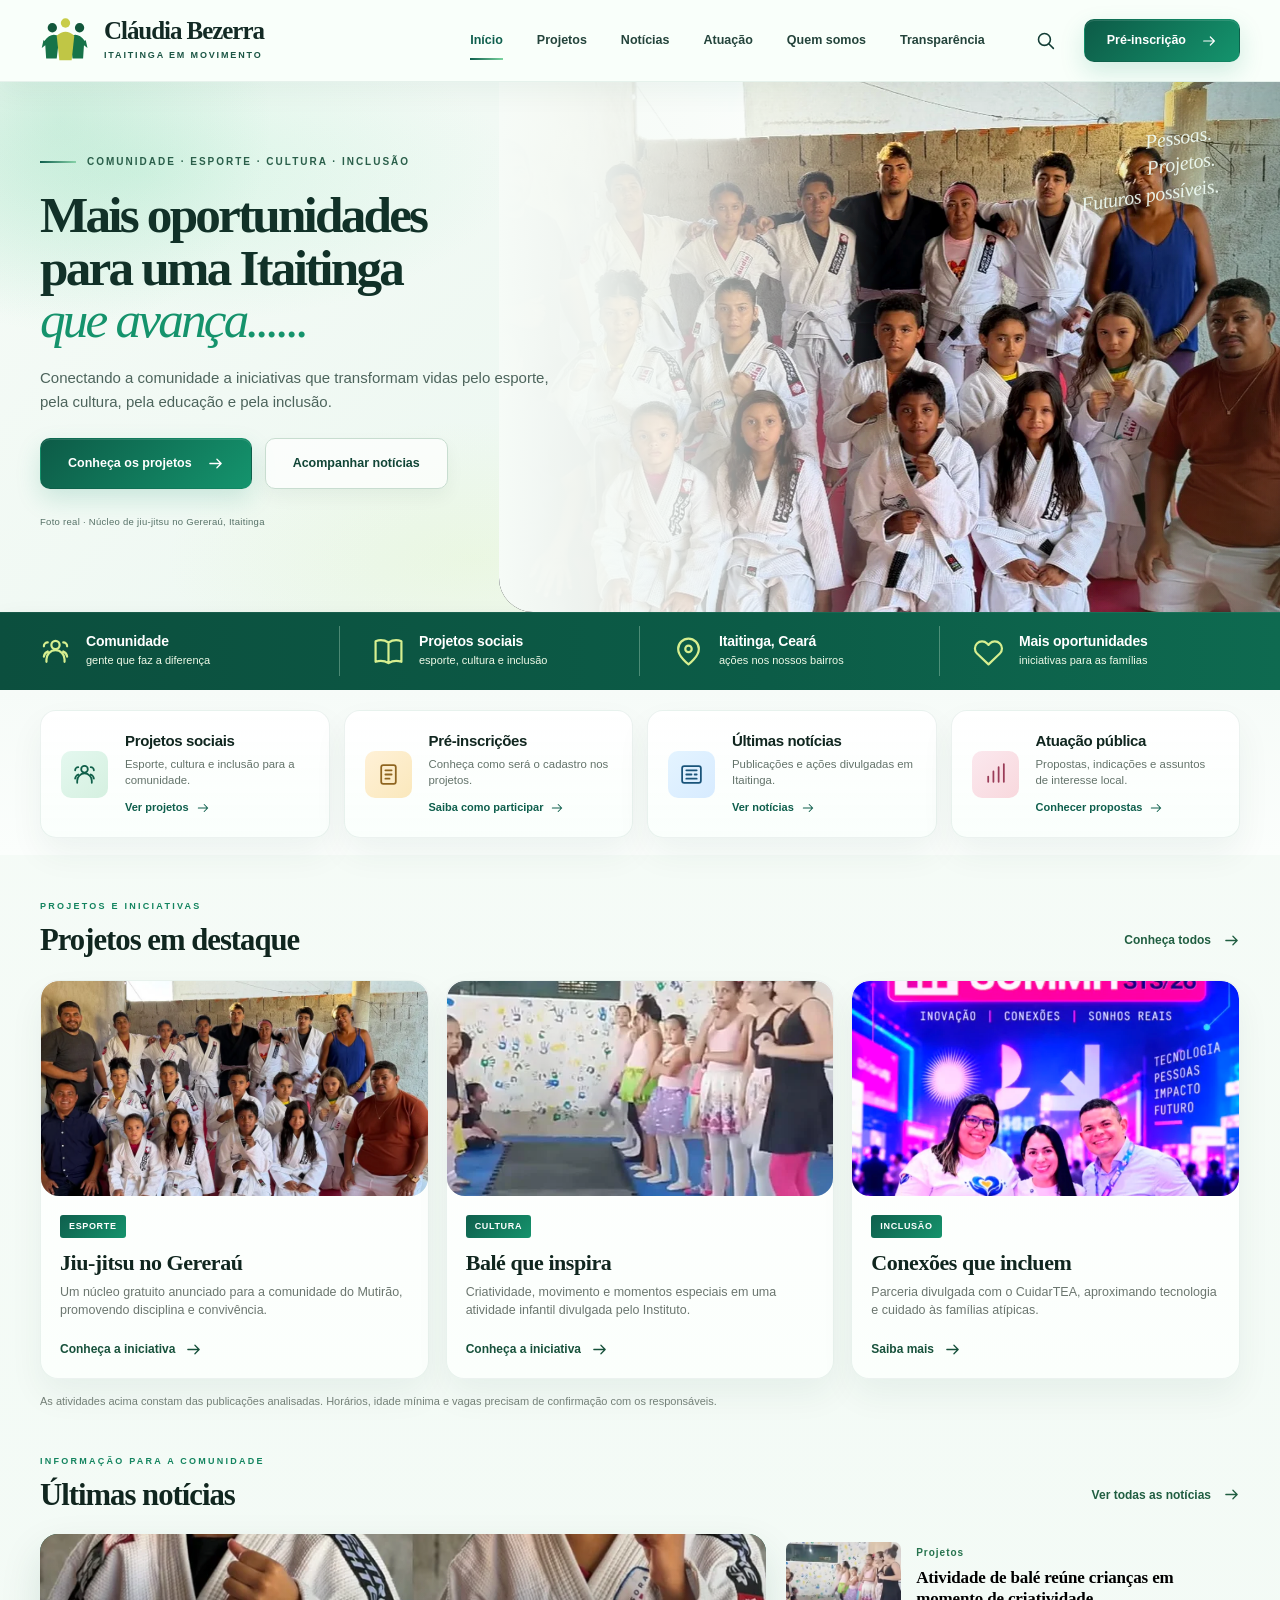
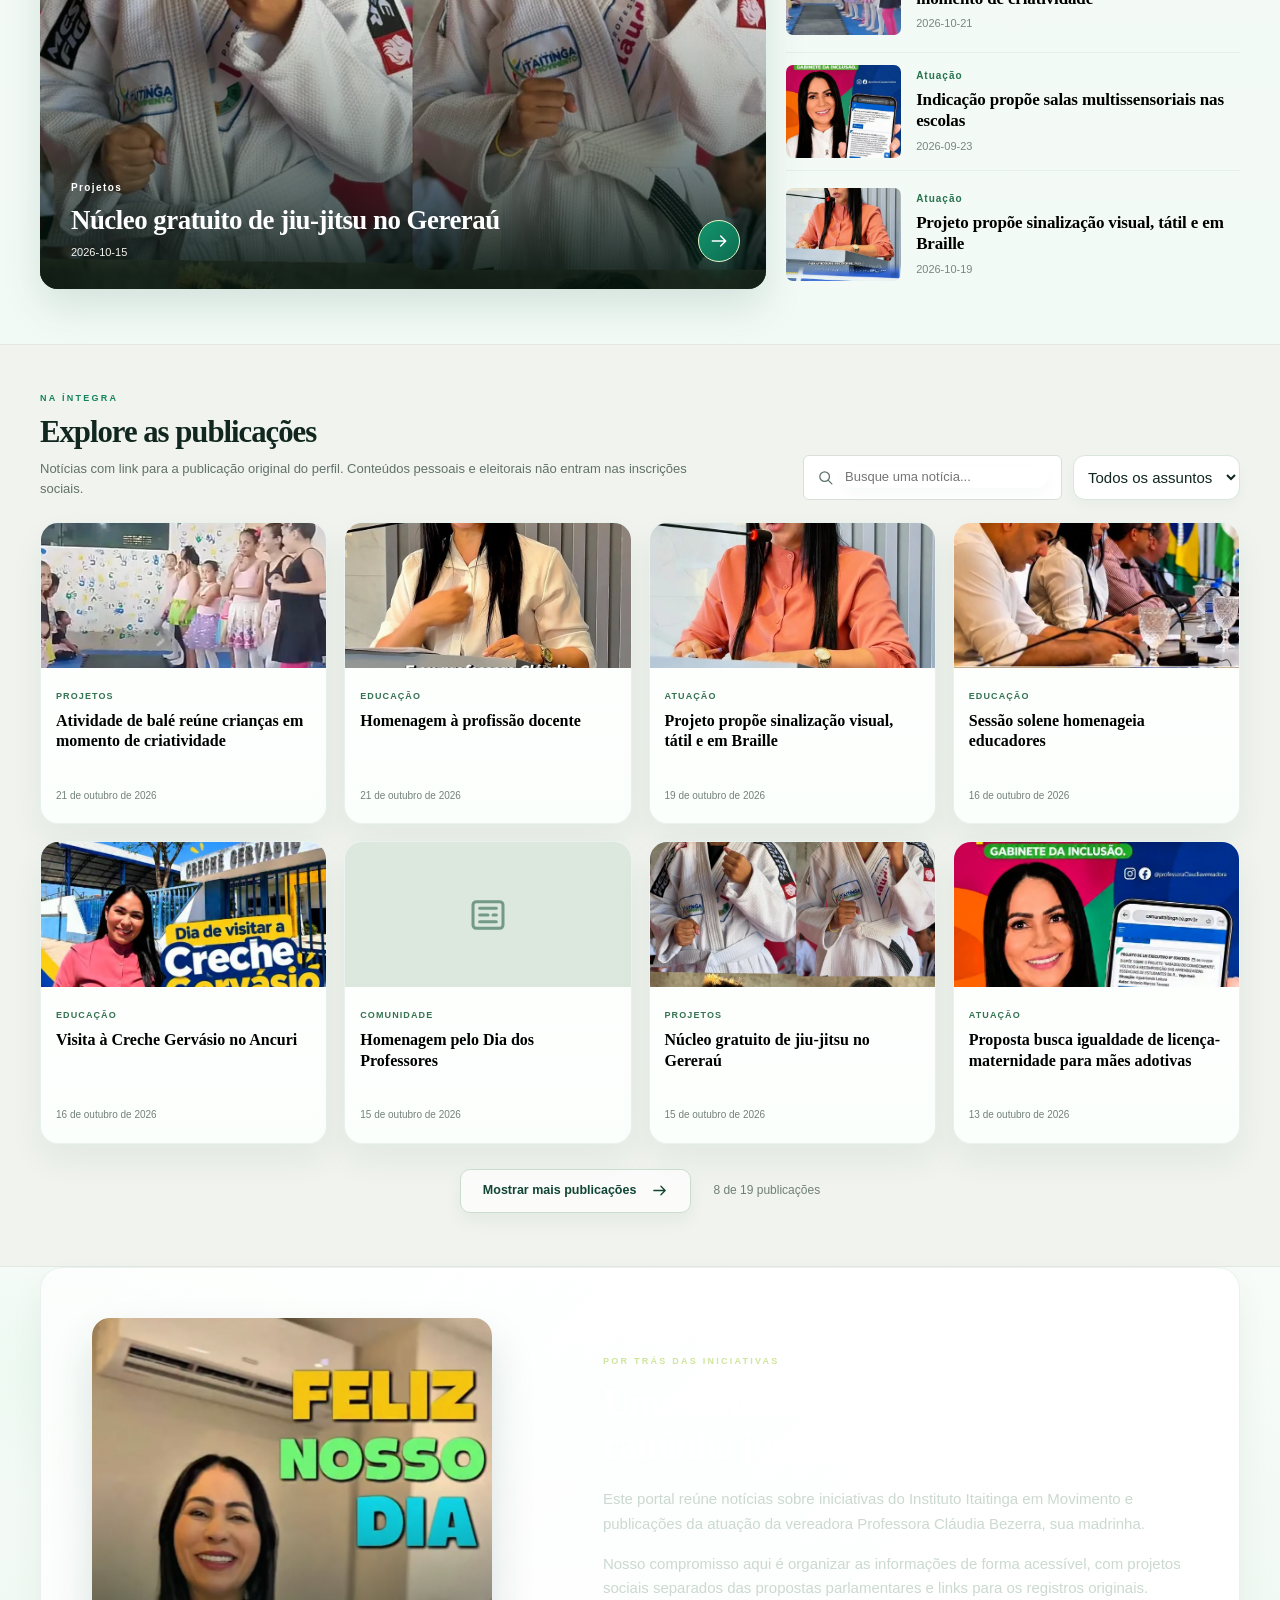
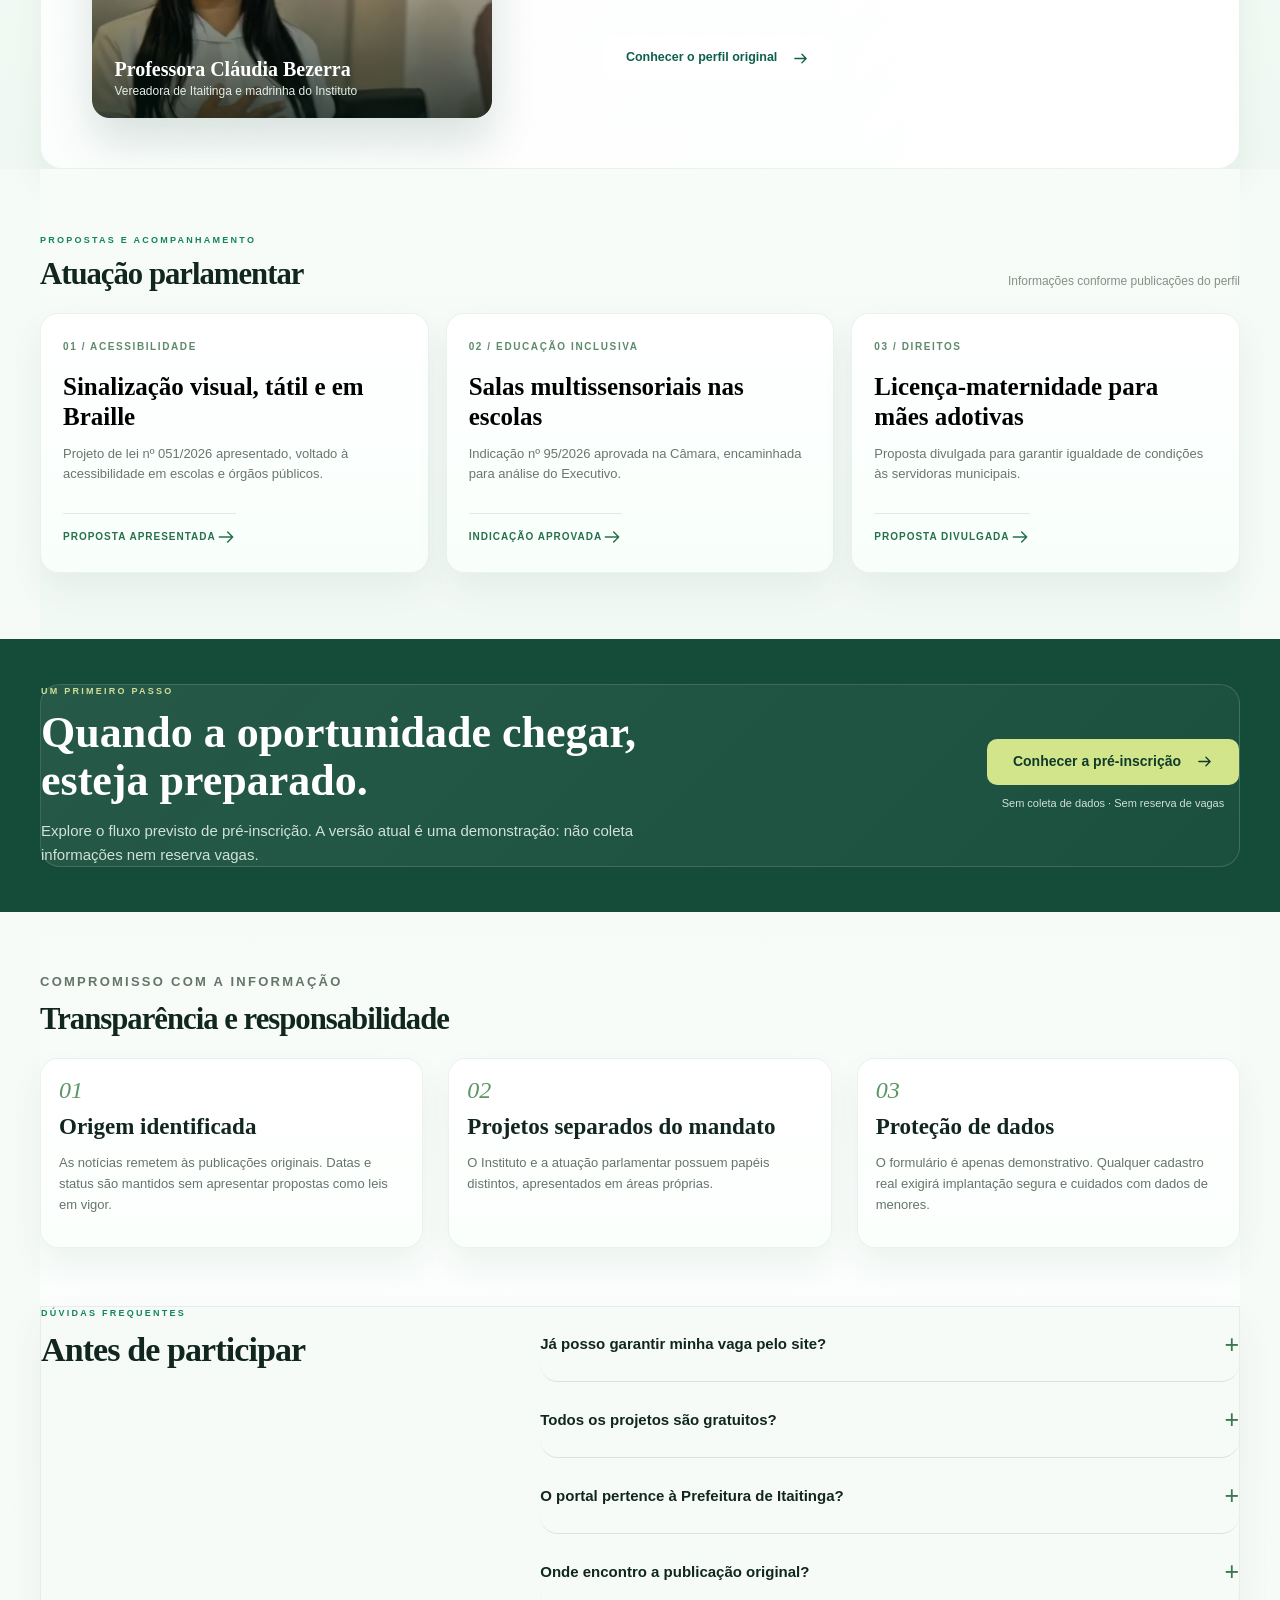
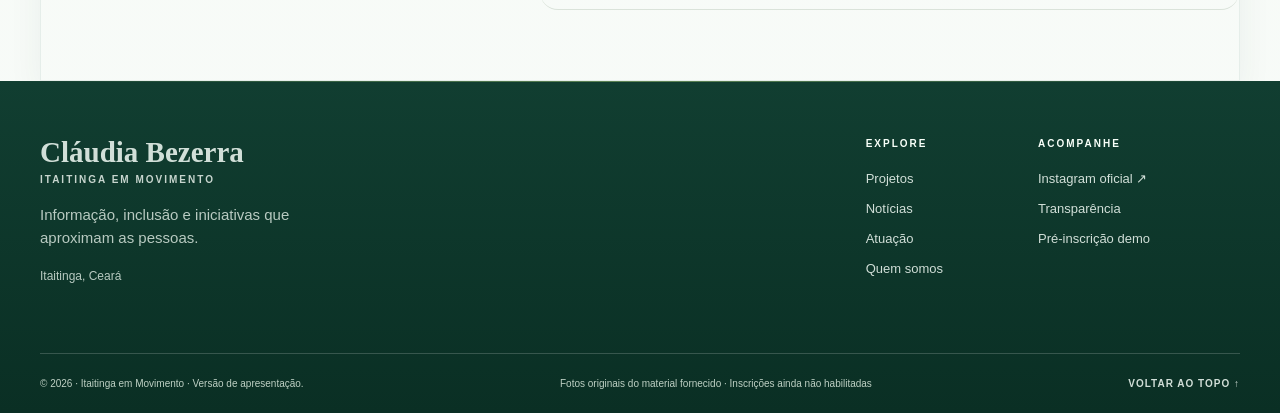
<file: index.html>
<!doctype html>
<html lang="pt-BR">
<head>
<meta charset="utf-8">
<meta name="viewport" content="width=device-width, initial-scale=1">
<meta name="theme-color" content="#0f5f4d">
<meta property="og:type" content="website">
<meta property="og:title" content="Cláudia Bezerra | Itaitinga em Movimento">
<meta property="og:description" content="Projetos sociais, notícias e ações para a comunidade de Itaitinga.">
<meta name="description" content="Acompanhe projetos sociais, notícias e iniciativas de esporte, cultura e inclusão de Itaitinga, Ceará.">
<title>Cláudia Bezerra | Itaitinga em Movimento</title>
<link rel="icon" href="favicon.svg" type="image/svg+xml">
<link rel="stylesheet" href="styles.css">
<link rel="stylesheet" href="cms-extensions.css">
</head>
<body>
<a class="skip-link" href="#conteudo">Pular para o conteúdo</a>
<svg class="symbol-defs" aria-hidden="true" xmlns="http://www.w3.org/2000/svg"><defs>
<symbol id="i-arrow" viewBox="0 0 24 24"><path d="M4 12h16m-6-6 6 6-6 6"/></symbol>
<symbol id="i-search" viewBox="0 0 24 24"><circle cx="10.8" cy="10.8" r="6.8"/><path d="m16 16 5 5"/></symbol>
<symbol id="i-people" viewBox="0 0 24 24"><circle cx="12" cy="7" r="3.2"/><path d="M5 20v-2a7 7 0 0 1 14 0v2M3 8a3 3 0 0 1 3-3m-3 11a5 5 0 0 1 3-4m15-4a3 3 0 0 0-3-3m3 11a5 5 0 0 0-3-4"/></symbol>
<symbol id="i-book" viewBox="0 0 24 24"><path d="M12 5c-3.6-2.2-6.5-2.3-10-1v16c3.5-1.3 6.4-1.2 10 1 3.6-2.2 6.5-2.3 10-1V4c-3.5-1.3-6.4-1.2-10 1Zm0 0v16"/></symbol>
<symbol id="i-pin" viewBox="0 0 24 24"><path d="M20 10c0 6-8 12-8 12S4 16 4 10a8 8 0 1 1 16 0Z"/><circle cx="12" cy="10" r="2.5"/></symbol>
<symbol id="i-heart" viewBox="0 0 24 24"><path d="M20.8 5.8a5.5 5.5 0 0 0-7.8 0L12 6.9l-1.1-1.1a5.5 5.5 0 0 0-7.8 7.8L12 22l8.8-8.4a5.5 5.5 0 0 0 0-7.8Z"/></symbol>
<symbol id="i-form" viewBox="0 0 24 24"><rect x="5" y="3" width="14" height="18" rx="2"/><path d="M9 8h6M9 12h6M9 16h4"/></symbol>
<symbol id="i-news" viewBox="0 0 24 24"><rect x="3" y="4" width="18" height="16" rx="2"/><path d="M7 8h10M7 12h5M7 16h10M15 12h2"/></symbol>
<symbol id="i-bars" viewBox="0 0 24 24"><path d="M5 19v-5m5 5V9m5 10V5m5 14V2"/></symbol>
<symbol id="i-instagram" viewBox="0 0 24 24"><rect x="3" y="3" width="18" height="18" rx="5"/><circle cx="12" cy="12" r="4"/><circle cx="17.5" cy="6.6" r=".8" fill="currentColor" stroke="none"/></symbol>
<symbol id="i-close" viewBox="0 0 24 24"><path d="M5 5l14 14M19 5 5 19"/></symbol>
<symbol id="i-check" viewBox="0 0 24 24"><path d="m4 12 5 5L20 6"/></symbol>
</defs></svg>
<header class="header" id="inicio">
  <div class="container nav-container">
    <a class="brand" href="#inicio" aria-label="Cláudia Bezerra, Itaitinga em Movimento — início">
      <svg class="brand-icon" viewBox="0 0 58 51" role="img" aria-label="Símbolo de pessoas conectadas"><circle cx="14" cy="11" r="5.3" fill="#12573b"/><circle cx="29" cy="5.6" r="5.3" fill="#c8cd48"/><circle cx="45" cy="11" r="5.3" fill="#12573b"/><path d="M5 26q8-11 17-5l-3 25H7l-1-15-4 3 2-9Zm46 0q-8-11-17-5l3 25h12l1-15 4 3-2-9Z" fill="#177349"/><path d="M19 20q10-9 20 0l-3 28H22l-3-28Z" fill="#c0c645"/></svg>
      <span><strong>Cláudia Bezerra</strong><small>ITAITINGA EM MOVIMENTO</small></span>
    </a>
    <nav class="nav" id="mainNav" aria-label="Menu principal">
      <a class="nav-active" href="#inicio">Início</a>
      <a href="#projetos">Projetos</a>
      <a href="#noticias">Notícias</a>
      <a href="#atuacao">Atuação</a>
      <a href="#sobre">Quem somos</a>
      <a href="#transparencia">Transparência</a>
      <button class="btn btn-primary mobile-join" type="button" data-open-enrollment>Pré-inscrição <svg><use href="#i-arrow"/></svg></button>
    </nav>
    <div class="nav-actions">
      <button type="button" class="search-button" id="openSearch" aria-label="Pesquisar notícias"><svg><use href="#i-search"/></svg></button>
      <button class="btn btn-primary nav-join" type="button" data-open-enrollment>Pré-inscrição <svg><use href="#i-arrow"/></svg></button>
      <button class="menu-button" id="menuButton" type="button" aria-controls="mainNav" aria-expanded="false" aria-label="Abrir menu"><span></span><span></span><span></span></button>
    </div>
  </div>
</header>
<main id="conteudo">
  <section class="hero" aria-labelledby="hero-title">
    <div class="hero-image"><img src="assets/hero-group.webp" alt="Fotografia original de crianças e jovens de uniforme de jiu-jitsu com professores e apoiadores no núcleo do Gereraú" fetchpriority="high"></div>
    <div class="container hero-container">
      <div class="hero-copy">
        <p class="hero-eyebrow"><span></span> COMUNIDADE <b>·</b> ESPORTE <b>·</b> CULTURA <b>·</b> INCLUSÃO</p>
        <h1 id="hero-title">Mais oportunidades<br>para uma Itaitinga<br><em>que avança.</em></h1>
        <p class="hero-text">Conectando a comunidade a iniciativas que transformam vidas pelo esporte, pela cultura, pela educação e pela inclusão.</p>
        <div class="hero-buttons"><a href="#projetos" class="btn btn-primary btn-large">Conheça os projetos <svg><use href="#i-arrow"/></svg></a><a href="#noticias" class="btn btn-outline btn-large">Acompanhar notícias</a></div>
        <div class="hero-photo-credit">Foto real · Núcleo de jiu-jitsu no Gereraú, Itaitinga</div>
      </div>
    </div>
    <div class="hero-handwriting" aria-hidden="true">Pessoas.<br>Projetos.<br>Futuros<br>possíveis.</div>
  </section>
  <section class="impact-strip" aria-label="Nossos focos"><div class="container impact-inner">
    <div class="impact-item"><svg><use href="#i-people"/></svg><p><strong>Comunidade</strong><span>gente que faz a diferença</span></p></div>
    <div class="impact-item"><svg><use href="#i-book"/></svg><p><strong>Projetos sociais</strong><span>esporte, cultura e inclusão</span></p></div>
    <div class="impact-item"><svg><use href="#i-pin"/></svg><p><strong>Itaitinga, Ceará</strong><span>ações nos nossos bairros</span></p></div>
    <div class="impact-item"><svg><use href="#i-heart"/></svg><p><strong>Mais oportunidades</strong><span>iniciativas para as famílias</span></p></div>
  </div></section>
  <section class="shortcut-section" aria-label="Acessos rápidos"><div class="container quick-grid">
    <a class="quick-card" href="#projetos"><span class="quick-icon green"><svg><use href="#i-people"/></svg></span><span class="quick-text"><strong>Projetos sociais</strong><small>Esporte, cultura e inclusão para a comunidade.</small><span class="quick-link">Ver projetos <svg><use href="#i-arrow"/></svg></span></span></a>
    <button class="quick-card" type="button" data-open-enrollment><span class="quick-icon amber"><svg><use href="#i-form"/></svg></span><span class="quick-text"><strong>Pré-inscrições</strong><small>Conheça como será o cadastro nos projetos.</small><span class="quick-link">Saiba como participar <svg><use href="#i-arrow"/></svg></span></span></button>
    <a class="quick-card" href="#noticias"><span class="quick-icon blue"><svg><use href="#i-news"/></svg></span><span class="quick-text"><strong>Últimas notícias</strong><small>Publicações e ações divulgadas em Itaitinga.</small><span class="quick-link">Ver notícias <svg><use href="#i-arrow"/></svg></span></span></a>
    <a class="quick-card" href="#atuacao"><span class="quick-icon rose"><svg><use href="#i-bars"/></svg></span><span class="quick-text"><strong>Atuação pública</strong><small>Propostas, indicações e assuntos de interesse local.</small><span class="quick-link">Conhecer propostas <svg><use href="#i-arrow"/></svg></span></span></a>
  </div></section>
  <section class="container showcase" id="projetos" aria-labelledby="projects-title">
    <div class="section-header"><div><p class="section-label">PROJETOS E INICIATIVAS</p><h2 id="projects-title">Projetos em destaque<span class="tiny-stroke"></span></h2></div><a href="#todos-projetos" class="plain-arrow">Conheça todos <svg><use href="#i-arrow"/></svg></a></div>
    <div class="project-grid" id="todos-projetos">
      <article class="project-card"><button type="button" data-article="7" class="image-button" aria-label="Conhecer núcleo gratuito de jiu-jitsu"><img src="assets/projeto-jiujitsu.webp" alt="Foto original de alunos e monitores de jiu-jitsu no Gereraú" loading="lazy"></button><div class="project-body"><span class="category-pill">ESPORTE</span><h3>Jiu-jitsu no Gereraú</h3><p>Um núcleo gratuito anunciado para a comunidade do Mutirão, promovendo disciplina e convivência.</p><button type="button" data-article="7" class="article-action">Conheça a iniciativa <svg><use href="#i-arrow"/></svg></button></div></article>
      <article class="project-card"><button type="button" data-article="2" class="image-button" aria-label="Conhecer atividade de balé infantil"><img src="assets/projeto-bale.webp" alt="Fotografia original das crianças durante a atividade de balé" loading="lazy"></button><div class="project-body"><span class="category-pill">CULTURA</span><h3>Balé que inspira</h3><p>Criatividade, movimento e momentos especiais em uma atividade infantil divulgada pelo Instituto.</p><button type="button" data-article="2" class="article-action">Conheça a iniciativa <svg><use href="#i-arrow"/></svg></button></div></article>
      <article class="project-card"><button type="button" data-article="13" class="image-button" aria-label="Conhecer parceria de inclusão e tecnologia"><img src="assets/projeto-inclusao.webp" alt="Registro original de evento sobre inclusão e tecnologia" loading="lazy"></button><div class="project-body"><span class="category-pill">INCLUSÃO</span><h3>Conexões que incluem</h3><p>Parceria divulgada com o CuidarTEA, aproximando tecnologia e cuidado às famílias atípicas.</p><button type="button" data-article="13" class="article-action">Saiba mais <svg><use href="#i-arrow"/></svg></button></div></article>
    </div>
    <p class="verify-note">As atividades acima constam das publicações analisadas. Horários, idade mínima e vagas precisam de confirmação com os responsáveis.</p>
  </section>
  <section class="container news-section" id="noticias" aria-labelledby="news-title">
    <div class="section-header"><div><p class="section-label">INFORMAÇÃO PARA A COMUNIDADE</p><h2 id="news-title">Últimas notícias<span class="tiny-stroke"></span></h2></div><a href="#arquivo" class="plain-arrow">Ver todas as notícias <svg><use href="#i-arrow"/></svg></a></div>
    <div class="editorial-grid">
      <article class="headline-card"><button type="button" class="headline-image" data-article="7" aria-label="Leia notícia sobre núcleo de jiu-jitsu"><img src="assets/hero-group.webp" alt="Crianças e jovens no núcleo de jiu-jitsu do Gereraú" loading="lazy"><span class="headline-gradient"></span><span class="headline-overlay"><span class="headline-tag">ESPORTE E INCLUSÃO</span><strong>Jiu-jitsu gratuito chega à comunidade do Mutirão, no Gereraú</strong><span class="headline-meta">15 de outubro de 2026</span></span><span class="headline-arrow"><svg><use href="#i-arrow"/></svg></span></button></article>
      <div class="news-rail">
        <button type="button" data-article="2" class="news-mini"><img src="assets/projeto-bale.webp" loading="lazy" alt="Alunas do balé infantil"><span><small>PROJETOS SOCIAIS</small><strong>Balé infantil vive dia de criatividade e alegria</strong><time datetime="2026-10-21">21 de outubro de 2026</time></span></button>
        <button type="button" data-article="24" class="news-mini"><img src="assets/noticia-salas.webp" loading="lazy" alt="Publicação sobre a indicação de salas multissensoriais"><span><small>ATUAÇÃO E INCLUSÃO</small><strong>Indicação propõe salas multissensoriais na rede de ensino</strong><time datetime="2026-09-23">23 de setembro de 2026</time></span></button>
        <button type="button" data-article="8" class="news-mini"><img src="assets/noticia-braille.webp" loading="lazy" alt="Publicação da proposta de acessibilidade"><span><small>ACESSIBILIDADE</small><strong>Proposta prevê sinalização em Braille em espaços públicos</strong><time datetime="2026-10-19">19 de outubro de 2026</time></span></button>
      </div>
    </div>
  </section>
  <section class="archive-wrap" id="arquivo"><div class="container">
    <div class="archive-heading"><div><p class="section-label">NA ÍNTEGRA</p><h2>Explore as publicações</h2><p>Notícias com link para a publicação original do perfil. Conteúdos pessoais e eleitorais não entram nas inscrições sociais.</p></div><div class="archive-tools"><label class="archive-search"><svg><use href="#i-search"/></svg><input type="search" id="newsSearch" aria-label="Buscar publicações" placeholder="Busque uma notícia..."></label><select id="newsCategory" aria-label="Filtrar por assunto"><option value="Todos">Todos os assuntos</option><option value="Projetos">Projetos</option><option value="Atuação">Atuação</option><option value="Inclusão">Inclusão</option><option value="Educação">Educação</option><option value="Comunidade">Comunidade</option></select></div></div>
    <div id="articleGrid" class="archive-grid" aria-live="polite"></div>
    <div class="archive-more"><button id="showMore" type="button" class="btn btn-outline">Mostrar mais publicações <svg><use href="#i-arrow"/></svg></button><p id="resultsInfo"></p></div>
  </div></section>
  <section class="about" id="sobre"><div class="container about-grid"><div class="about-visual"><img src="assets/sobre-claudia.webp" loading="lazy" alt="Retrato original da Professora Cláudia em publicação do perfil"><span class="about-caption">Professora Cláudia Bezerra<br><small>Vereadora de Itaitinga e madrinha do Instituto</small></span></div><div class="about-copy"><p class="section-label light">POR TRÁS DAS INICIATIVAS</p><h2>Uma comunidade se fortalece quando <em>caminha junto.</em></h2><p>Este portal reúne notícias sobre iniciativas do Instituto Itaitinga em Movimento e publicações da atuação da vereadora Professora Cláudia Bezerra, sua madrinha.</p><p>Nosso compromisso aqui é organizar as informações de forma acessível, com projetos sociais separados das propostas parlamentares e links para os registros originais.</p><a href="https://www.instagram.com/professoraclaudiavereadora/" target="_blank" rel="noopener noreferrer" class="btn btn-white">Conhecer o perfil original <svg><use href="#i-arrow"/></svg></a></div></div></section>
  <section class="container mandate" id="atuacao"><div class="section-header"><div><p class="section-label">PROPOSTAS E ACOMPANHAMENTO</p><h2>Atuação parlamentar<span class="tiny-stroke"></span></h2></div><span class="small-hint">Informações conforme publicações do perfil</span></div><div class="mandate-grid">
    <button class="mandate-card" data-article="8" type="button"><span class="mandate-index">01 / ACESSIBILIDADE</span><h3>Sinalização visual, tátil e em Braille</h3><p>Projeto de lei nº 051/2026 apresentado, voltado à acessibilidade em escolas e órgãos públicos.</p><span class="mandate-end"><span>PROPOSTA APRESENTADA</span><svg><use href="#i-arrow"/></svg></span></button>
    <button class="mandate-card" data-article="24" type="button"><span class="mandate-index">02 / EDUCAÇÃO INCLUSIVA</span><h3>Salas multissensoriais nas escolas</h3><p>Indicação nº 95/2026 aprovada na Câmara, encaminhada para análise do Executivo.</p><span class="mandate-end"><span>INDICAÇÃO APROVADA</span><svg><use href="#i-arrow"/></svg></span></button>
    <button class="mandate-card" data-article="10" type="button"><span class="mandate-index">03 / DIREITOS</span><h3>Licença-maternidade para mães adotivas</h3><p>Proposta divulgada para garantir igualdade de condições às servidoras municipais.</p><span class="mandate-end"><span>PROPOSTA DIVULGADA</span><svg><use href="#i-arrow"/></svg></span></button>
  </div></section>
  <section class="enroll-section" id="inscricoes"><div class="container enroll-grid"><div><p class="section-label light">UM PRIMEIRO PASSO</p><h2>Quando a oportunidade chegar, <em>esteja preparado.</em></h2><p>Explore o fluxo previsto de pré-inscrição. A versão atual é uma demonstração: não coleta informações nem reserva vagas.</p></div><div class="enroll-action"><button type="button" class="btn btn-lime" data-open-enrollment>Conhecer a pré-inscrição <svg><use href="#i-arrow"/></svg></button><span>Sem coleta de dados · Sem reserva de vagas</span></div></div></section>
  <section class="container trust" id="transparencia"><div class="section-header"><div><p class="section-label">COMPROMISSO COM A INFORMAÇÃO</p><h2>Transparência e responsabilidade<span class="tiny-stroke"></span></h2></div></div><div class="trust-grid"><div><span class="trust-number">01</span><h3>Origem identificada</h3><p>As notícias remetem às publicações originais. Datas e status são mantidos sem apresentar propostas como leis em vigor.</p></div><div><span class="trust-number">02</span><h3>Projetos separados do mandato</h3><p>O Instituto e a atuação parlamentar possuem papéis distintos, apresentados em áreas próprias.</p></div><div><span class="trust-number">03</span><h3>Proteção de dados</h3><p>O formulário é apenas demonstrativo. Qualquer cadastro real exigirá implantação segura e cuidados com dados de menores.</p></div></div></section>
  <section class="container questions"><div><p class="section-label">DÚVIDAS FREQUENTES</p><h2>Antes de participar</h2></div><div class="question-list"><details><summary>Já posso garantir minha vaga pelo site?<span>+</span></summary><p>Não. O formulário desta apresentação é demonstrativo e não recebe inscrições. A abertura oficial de vagas precisa ser confirmada.</p></details><details><summary>Todos os projetos são gratuitos?<span>+</span></summary><p>O material recebido informa explicitamente gratuidade nas aulas de jiu-jitsu do Gereraú. As condições de outras atividades ainda dependem de confirmação.</p></details><details><summary>O portal pertence à Prefeitura de Itaitinga?<span>+</span></summary><p>Não. Este é um projeto de portal comunitário independente, ainda em demonstração, sem vínculo institucional com a Prefeitura.</p></details><details><summary>Onde encontro a publicação original?<span>+</span></summary><p>Abra uma notícia e escolha “Ver publicação original”. Você será direcionado ao Instagram correspondente.</p></details></div></section>
</main>
<footer class="footer"><div class="container"><div class="footer-top"><div><a href="#inicio" class="footer-brand">Cláudia Bezerra<span>ITAITINGA EM MOVIMENTO</span></a><p>Informação, inclusão e iniciativas que aproximam as pessoas.</p></div><div class="footer-menu"><div><strong>EXPLORE</strong><a href="#projetos">Projetos</a><a href="#noticias">Notícias</a><a href="#atuacao">Atuação</a><a href="#sobre">Quem somos</a></div><div><strong>ACOMPANHE</strong><a target="_blank" rel="noopener noreferrer" href="https://www.instagram.com/professoraclaudiavereadora/">Instagram oficial ↗</a><a href="#transparencia">Transparência</a><a href="#inscricoes">Pré-inscrição demo</a></div></div></div><div class="footer-bottom"><span>© 2026 · Itaitinga em Movimento · Versão de apresentação.</span><span>Fotos originais do material fornecido · Inscrições ainda não habilitadas</span><a href="#inicio">VOLTAR AO TOPO ↑</a></div></div></footer>
<dialog id="articleDialog" class="article-modal" aria-label="Detalhes da publicação"><button type="button" class="modal-x" data-close aria-label="Fechar"><svg><use href="#i-close"/></svg></button><div id="articleContent"></div></dialog>
<dialog id="formDialog" class="form-modal" aria-labelledby="formTitle"><button type="button" class="modal-x" data-close aria-label="Fechar"><svg><use href="#i-close"/></svg></button><div class="form-layout"><aside class="form-aside"><span class="small-label">ITAITINGA EM MOVIMENTO</span><h3>Cada oportunidade começa com um primeiro passo.</h3><p>Pré-inscrição demonstrativa para apresentação do futuro portal.</p><span class="form-aside-bottom">ESPORTE · CULTURA · INCLUSÃO</span></aside><div class="form-content"><p class="section-label">SIMULAÇÃO / NÃO ENVIA DADOS</p><h2 id="formTitle">Conheça o cadastro</h2><p class="form-intro">Os campos são apenas de exemplo. Nada será armazenado ou enviado.</p><form id="demoForm"><div class="step-one"><label for="demoProject">Projeto de interesse</label><select id="demoProject" required><option value="">Escolha uma atividade</option><option value="Jiu-jitsu no Gereraú">Jiu-jitsu no Gereraú — disponibilidade a confirmar</option><option value="Balé infantil">Balé infantil — disponibilidade a confirmar</option></select><div class="form-notice">Esta escolha não reserva vaga. As condições dependem de confirmação dos responsáveis.</div><button type="button" class="btn btn-primary full" id="formNext">Continuar <svg><use href="#i-arrow"/></svg></button></div><div class="step-two" hidden><p class="step-notice">Exemplo da próxima etapa do futuro cadastro. Use dados fictícios para testar.</p><div class="form-fields"><label>Nome fictício do aluno<input type="text" id="demoName" placeholder="Ex.: Aluno Exemplo" maxlength="80" required></label><label>Bairro (exemplo)<input type="text" id="demoBairro" placeholder="Ex.: Gereraú" maxlength="80" required></label></div><label class="check-row"><input id="demoAgree" type="checkbox" required><span>Entendo que este é apenas um teste e não representa inscrição válida.</span></label><div class="form-footer"><button type="button" id="formBack" class="btn btn-outline">Voltar</button><button type="submit" class="btn btn-primary">Concluir demonstração <svg><use href="#i-arrow"/></svg></button></div></div><div class="step-done" hidden><svg><use href="#i-check"/></svg><h3>Demonstração concluída!</h3><p>Você testou o fluxo visual. Nenhum dado foi enviado ou registrado, e nenhuma vaga foi reservada.</p><button type="button" class="btn btn-primary" data-close>Fechar</button></div><p class="form-error" id="formError" role="alert"></p></form></div></div></dialog>
<script src="dados/publicacoes.js"></script><script src="app.js"></script><script src="cms-runtime.js"></script>
</body>
</html>
</file>
<file: styles.css>
[hidden]{display:none!important}:root{--green:#0d3b2e;--green-2:#145640;--mint:#cbda78;--paper:#f8f8f5;--white:#fff;--ink:#162724;--muted:#61716d;--line:#e5e8e2;--serif:Georgia,'Times New Roman',serif;--sans:'Segoe UI',Arial,Helvetica,sans-serif}*{box-sizing:border-box}html{scroll-behavior:smooth;scroll-padding-top:96px}body{margin:0;background:var(--paper);font:15px/1.55 var(--sans);color:var(--ink);-webkit-font-smoothing:antialiased}button,input,select{font:inherit}button{cursor:pointer}a{text-decoration:none;color:inherit}svg{width:20px;height:20px;fill:none;stroke:currentColor;stroke-width:1.8;stroke-linecap:round;stroke-linejoin:round}img{display:block;max-width:100%}.symbol-defs{position:absolute;left:-9999px;width:0;height:0}.container{width:min(1440px,calc(100% - 80px));margin:0 auto}.skip-link{position:absolute;top:-100px;left:14px;background:white;padding:10px;z-index:999}.skip-link:focus{top:10px}.header{height:78px;background:#fffefa;position:sticky;z-index:30;top:0;box-shadow:0 1px 0 rgba(10,45,33,.08)}.nav-container{display:flex;align-items:center;justify-content:space-between;height:100%;gap:24px}.brand{display:flex;align-items:center;gap:13px;flex:none}.brand-icon{width:51px;height:49px;stroke:none}.brand strong{font:700 27px/1.07 var(--serif);letter-spacing:-.8px;display:block;color:#132a24}.brand small{display:block;letter-spacing:2.1px;font-size:10px;color:#1b5544;font-weight:750;margin-top:5px}.nav{display:flex;gap:34px;align-items:center;margin-left:auto}.nav>a{font-size:13px;letter-spacing:.02em;font-weight:650;white-space:nowrap;position:relative;transition:color .2s}.nav>a:hover,.nav>a:focus-visible,.nav>a.nav-active{color:var(--green-2)}.nav-active:after{content:"";height:2px;position:absolute;bottom:-10px;left:0;right:0;background:#518c52}.nav-actions{display:flex;align-items:center;gap:20px;margin-left:18px}.btn{display:inline-flex;align-items:center;justify-content:center;gap:14px;min-height:44px;border-radius:7px;padding:11px 22px;white-space:nowrap;font-size:13px;font-weight:760;border:1px solid transparent;transition:background .2s,color .2s,transform .18s,box-shadow .18s}.btn svg,.plain-arrow svg,.article-action svg,.quick-link svg{width:17px;height:17px;transition:transform .18s}.btn:hover svg,.plain-arrow:hover svg,.article-action:hover svg,.quick-card:hover .quick-link svg{transform:translateX(4px)}.btn:active,.quick-card:active{transform:translateY(1px)}.btn-primary{background:var(--green);color:white;box-shadow:0 2px 4px #10382d12}.btn-primary:hover{background:#186049;box-shadow:0 7px 17px #0d3b2e24}.btn-outline{border-color:#718b7c;background:transparent;color:var(--green)}.btn-outline:hover{background:#e6efea}.btn-large{height:51px;padding:0 27px}.search-button{display:grid;place-items:center;border:0;background:none;color:#133d35;padding:8px}.search-button:hover{background:#eef3ee;border-radius:50%}.search-button svg{width:21px;height:21px}.menu-button{display:none;border:0;background:none;padding:10px}.menu-button span{display:block;width:24px;height:2px;background:var(--green);margin:5px 0}.mobile-join{display:none}.hero{height:480px;position:relative;overflow:hidden;background:#f7f6f1}.hero-image{position:absolute;inset:0 0 0 38%;overflow:hidden}.hero-image img{width:100%;height:100%;object-fit:cover;object-position:center 41%}.hero-image:before{content:"";position:absolute;inset:0;z-index:1;background:linear-gradient(90deg,#f7f6f1 0%,#f7f6f1ed 8%,#f7f6f1a1 20%,#f7f6f100 40%)}.hero-image:after{content:"";inset:0;position:absolute;z-index:1;background:linear-gradient(90deg,transparent 78%,#05251950 100%)}.hero-container{position:relative;z-index:2;height:100%;display:flex;align-items:center}.hero-copy{max-width:650px;padding:22px 0}.hero-eyebrow{color:#40544c;font-size:10px;font-weight:780;letter-spacing:2px;margin:0 0 20px;display:flex;align-items:center;gap:11px}.hero-eyebrow>span{width:36px;height:2px;background:#1b6041;display:inline-block}.hero-eyebrow b{color:#a9ada3;font-weight:400}.hero h1{font:700 clamp(42px,4.3vw,65px)/.99 var(--serif);letter-spacing:-2.7px;margin:0 0 24px;color:#102a25}.hero h1 em{font-weight:600;color:#185c3a}.hero-text{max-width:490px;font-size:16px;line-height:1.48;color:#4b5d58;margin:0 0 26px}.hero-buttons{display:flex;gap:13px;flex-wrap:wrap}.hero-photo-credit{font-size:10px;letter-spacing:.03em;color:#6b7a74;margin-top:26px}.hero-handwriting{z-index:2;position:absolute;right:max(6%,45px);top:55px;font:italic 27px/1.13 'Segoe Print','Comic Sans MS',cursive;color:#fffef5;transform:rotate(-8deg);text-shadow:0 2px 6px #03322573}.impact-strip{background:#0c3d30;color:#fff;position:relative}.impact-strip:after{content:"";position:absolute;right:25px;bottom:-2px;width:180px;height:39px;border-bottom:1px solid #b7d67a55;border-radius:60% 40% 0 0;pointer-events:none}.impact-inner{display:grid;grid-template-columns:repeat(4,minmax(0,1fr));padding:16px 0;min-height:81px}.impact-item{display:flex;align-items:center;gap:17px;padding:0 33px;border-right:1px solid #c4e7d25a}.impact-item:first-child{padding-left:0}.impact-item:last-child{border:0}.impact-item>svg{color:#c4e274;stroke-width:1.7;width:35px;height:35px;flex:none}.impact-item p{margin:0;display:grid;gap:2px}.impact-item strong{font:700 16px/1.2 var(--serif)}.impact-item span{font-size:11px;color:#eef5e8}.shortcut-section{padding:23px 0 16px}.quick-grid{display:grid;grid-template-columns:repeat(4,minmax(0,1fr));gap:16px}.quick-card{text-align:left;border:1px solid #e7eae5;min-height:125px;background:#fff;display:flex;gap:17px;align-items:flex-start;padding:21px 18px;border-radius:10px;box-shadow:0 2px 8px #1a403007;transition:transform .18s,border-color .2s,box-shadow .2s;color:var(--ink)}.quick-card:hover{transform:translateY(-4px);border-color:#b7cabc;box-shadow:0 12px 24px #0a332014}.quick-icon{border-radius:50%;width:57px;height:57px;flex:none;display:grid;place-items:center}.quick-icon svg{width:29px;height:29px;stroke-width:1.7}.quick-icon.green{background:#e6f0db;color:#174b3a}.quick-icon.amber{background:#fff0cd;color:#665025}.quick-icon.blue{background:#deedf9;color:#123e60}.quick-icon.rose{background:#fbe4e5;color:#a82444}.quick-text{display:flex;flex-direction:column;align-items:flex-start;min-width:0}.quick-text strong{font:700 19px/1.2 var(--serif);margin:0 0 6px}.quick-text small{font-size:12px;line-height:1.45;color:#66726d;min-height:36px}.quick-link{font-size:12px;font-weight:800;color:var(--green);display:inline-flex;gap:7px;align-items:center;margin-top:10px}.quick-link svg{width:14px;height:14px}.showcase,.news-section{padding-top:28px}.section-header{display:flex;align-items:flex-end;justify-content:space-between;gap:30px;margin:0 0 22px}.section-label{font-size:10px;color:#397652;font-weight:800;letter-spacing:2.4px;margin:0 0 10px}.section-header h2,.archive-heading h2,.questions h2{font:700 clamp(27px,2.6vw,36px)/1.12 var(--serif);letter-spacing:-.9px;margin:0}.tiny-stroke{display:block;width:41px;background:#317849;height:2px;margin-top:12px}.plain-arrow{font-size:13px;color:#205e41;font-weight:750;display:inline-flex;gap:12px;align-items:center;white-space:nowrap;margin-bottom:8px}.plain-arrow:hover{color:#278e55}.project-grid{display:grid;grid-template-columns:repeat(3,minmax(0,1fr));gap:17px}.project-card{min-width:0;overflow:hidden;border-radius:10px;background:#fff;border:1px solid #e4e8e2;box-shadow:0 2px 7px #1a403009}.image-button{border:0;padding:0;display:block;width:100%;height:215px;overflow:hidden;position:relative;background:#e3ece8}.image-button img{height:100%;width:100%;object-fit:cover;transition:transform .55s}.image-button:hover img{transform:scale(1.045)}.project-card:nth-child(1) .image-button img{object-position:center 42%}.project-card:nth-child(2) .image-button img{object-position:center 43%}.project-card:nth-child(3) .image-button img{object-position:center 35%}.project-body{padding:16px 19px 19px}.category-pill{display:inline-block;background:#0e6640;color:white;font-size:10px;font-weight:800;letter-spacing:.3px;padding:5px 9px;border-radius:5px}.project-body h3{font:700 23px/1.2 var(--serif);letter-spacing:-.45px;margin:12px 0 6px}.project-body p{color:#6b766f;font-size:13px;line-height:1.48;margin:0 0 14px;min-height:39px}.article-action{border:0;background:transparent;color:#17513b;display:inline-flex;align-items:center;gap:10px;font-size:12px;font-weight:800;padding:0}.article-action:hover{text-decoration:underline}.verify-note{font-size:11px;color:#748078;margin:14px 0 0}.news-section{padding-top:51px;padding-bottom:55px}.editorial-grid{display:grid;grid-template-columns:1.6fr 1fr;gap:20px}.headline-card{min-width:0}.headline-image{position:relative;height:355px;width:100%;display:block;padding:0;border:0;text-align:left;border-radius:10px;overflow:hidden;color:white;background:var(--green)}.headline-image>img{width:100%;height:100%;object-fit:cover;object-position:center 35%;transition:transform .6s}.headline-image:hover>img{transform:scale(1.03)}.headline-gradient{position:absolute;inset:0;background:linear-gradient(180deg,transparent 20%,#02130dcc 94%)}.headline-overlay{position:absolute;left:31px;bottom:28px;max-width:70%;display:flex;flex-direction:column;gap:9px}.headline-tag{letter-spacing:1.4px;font-size:10px;font-weight:800}.headline-overlay strong{font:700 clamp(22px,2.1vw,31px)/1.13 var(--serif);letter-spacing:-.5px}.headline-meta{font-size:11px;color:#f5f5f0}.headline-arrow{position:absolute;right:26px;bottom:27px;background:#0b6c47;display:grid;place-items:center;border:1px solid #d5eeb5;width:42px;height:42px;border-radius:50%}.headline-image:hover .headline-arrow{background:#1b9363}.news-rail{display:grid;grid-template-rows:repeat(3,minmax(0,1fr))}.news-mini{padding:8px 0;display:grid;grid-template-columns:115px 1fr;gap:15px;text-align:left;border:0;border-bottom:1px solid #e5e8e2;background:none;align-items:center}.news-mini:first-child{padding-top:0}.news-mini:last-child{border-bottom:0;padding-bottom:0}.news-mini>img{height:93px;width:115px;object-fit:cover;object-position:center 40%;border-radius:7px}.news-mini>span{display:flex;flex-direction:column;gap:6px}.news-mini small{font-weight:800;letter-spacing:1px;color:#26734e;font-size:10px}.news-mini strong{font:700 17px/1.25 var(--serif);letter-spacing:-.15px}.news-mini:hover strong{color:#14784d}.news-mini time{font-size:11px;color:#7b867e}.archive-wrap{background:#f0f3ee;border-top:1px solid #e3e8e1;border-bottom:1px solid #e3e8e1;padding:47px 0 53px}.archive-heading{display:flex;gap:25px;align-items:end;justify-content:space-between;margin-bottom:22px}.archive-heading h2{margin-bottom:10px}.archive-heading p:last-child{font-size:13px;color:#63716b;max-width:650px;margin:0}.archive-tools{display:flex;gap:11px}.archive-search{height:45px;display:flex;align-items:center;gap:9px;padding:0 13px;background:white;border:1px solid #d8e0d8;border-radius:6px}.archive-search svg{color:#5d7268;width:17px;height:17px}.archive-search input{outline:0;background:transparent;border:0;width:205px;font-size:13px}.archive-tools select{border:1px solid #d8e0d8;background:white;border-radius:6px;color:var(--ink);padding:0 10px;height:45px;min-width:165px}.archive-grid{display:grid;grid-template-columns:repeat(4,minmax(0,1fr));gap:17px}.archive-item{border:1px solid #e1e7de;background:#fff;border-radius:9px;padding:0;min-width:0;overflow:hidden;display:block;text-align:left;transition:transform .2s,box-shadow .2s}.archive-item:hover{transform:translateY(-3px);box-shadow:0 12px 26px #123a2316}.archive-item img{height:145px;object-fit:cover;object-position:center 35%;width:100%;background:#d8e3dd}.archive-item .placeholder-img{height:145px;background:#dce7dd;display:grid;place-items:center;color:#739987}.archive-item .placeholder-img svg{width:40px;height:40px}.archive-body{display:block;padding:14px 15px 18px}.archive-body small{font-size:9px;letter-spacing:1.1px;color:#357251;font-weight:850}.archive-body strong{font:700 16px/1.28 var(--serif);display:block;margin:6px 0 11px;min-height:60px}.archive-body time{font-size:10px;color:#74817a}.archive-more{display:flex;justify-content:center;align-items:center;gap:22px;margin-top:25px}.archive-more p{font-size:12px;color:#718075}.about{background:#0c3a2d;color:#fff}.about-grid{display:grid;grid-template-columns:.85fr 1.15fr;min-height:470px;gap:85px;align-items:center;padding:50px 0}.about-visual{height:400px;position:relative;max-width:400px;width:100%;justify-self:center;border-radius:12px;overflow:hidden}.about-visual>img{width:100%;height:100%;object-fit:cover;object-position:center 25%;filter:saturate(.92)}.about-visual:after{content:"";position:absolute;inset:40% 0 0;background:linear-gradient(transparent,#00110bbf)}.about-caption{position:absolute;z-index:1;left:22px;bottom:20px;font:700 20px var(--serif)}.about-caption small{display:block;font:12px var(--sans);color:#e1ede7;margin-top:3px}.section-label.light{color:#cfe59d}.about-copy h2{font:700 clamp(31px,3vw,46px)/1.12 var(--serif);letter-spacing:-1px;margin:12px 0 20px;max-width:590px}.about-copy h2 em,.enroll-grid h2 em{color:#d1de98}.about-copy>p:not(.section-label){font-size:15px;color:#cbd9d0;max-width:600px;line-height:1.65}.btn-white{background:white;color:var(--green);margin-top:20px}.btn-white:hover{background:#e2efdf}.mandate{padding-top:65px;padding-bottom:66px}.small-hint{font-size:12px;color:#849187}.mandate-grid{display:grid;grid-template-columns:repeat(3,1fr);gap:17px}.mandate-card{text-align:left;border:1px solid #dde6df;padding:25px 22px;border-radius:8px;background:#fff;display:flex;flex-direction:column;min-height:260px;transition:transform .2s,box-shadow .2s}.mandate-card:hover{transform:translateY(-4px);box-shadow:0 12px 24px #0b36291a}.mandate-index{font-size:10px;letter-spacing:1.6px;color:#5f8a6c;font-weight:800}.mandate-card h3{font:700 25px/1.19 var(--serif);margin:18px 0 12px}.mandate-card p{font-size:13px;color:#69776d;margin:0 0 18px}.mandate-end{border-top:1px solid #e5e9e4;padding-top:13px;margin-top:auto;display:flex;align-items:center;justify-content:space-between;color:#27704c;font-size:10px;font-weight:800;letter-spacing:1px}.enroll-section{background:#144b39;color:white;padding:45px 0}.enroll-grid{display:grid;grid-template-columns:2fr 1fr;gap:70px;align-items:center}.enroll-grid h2{font:700 clamp(31px,3vw,46px)/1.1 var(--serif);max-width:700px;margin:0 0 14px}.enroll-grid p:not(.section-label){margin:0;color:#cfe2d7;max-width:650px}.enroll-action{justify-self:end;display:flex;flex-direction:column;gap:10px;align-items:center}.btn-lime{background:#d2e58b;color:#103a2b;padding-inline:25px}.btn-lime:hover{background:#e2f3a0}.enroll-action span{font-size:11px;color:#c1dacf}.trust{padding-top:60px;padding-bottom:58px}.trust-grid{display:grid;grid-template-columns:repeat(3,1fr);gap:25px}.trust-grid>div{border-top:1px solid #c6d7c7;padding:20px 15px 0 0}.trust-number{font:italic 24px var(--serif);color:#5b9665}.trust h3{font:700 23px var(--serif);margin:10px 0}.trust p{font-size:13px;color:#65756a;line-height:1.6}.questions{display:grid;grid-template-columns:.75fr 1.25fr;gap:80px;padding-bottom:70px}.questions h2{font-size:34px}.question-list details{border-bottom:1px solid #dae3da}.question-list summary{list-style:none;padding:18px 0;display:flex;align-items:center;justify-content:space-between;gap:12px;cursor:pointer;font-weight:700;font-size:15px}.question-list summary::-webkit-details-marker{display:none}.question-list summary span{font-size:25px;font-weight:400;color:#397951;transition:transform .2s}.question-list details[open] summary span{transform:rotate(45deg)}.question-list details p{margin:-5px 0 19px;color:#65736a;line-height:1.6;font-size:13px}.footer{background:#0b2922;color:#fff;padding:55px 0 22px}.footer-top{display:flex;justify-content:space-between;gap:60px;padding-bottom:55px}.footer-brand{font:700 30px var(--serif)}.footer-brand span{display:block;font:700 10px var(--sans);letter-spacing:2px;margin-top:5px;color:#c7d5ce}.footer-top p{max-width:280px;color:#b8cac1;margin-top:18px}.footer-menu{display:flex;gap:95px;padding-right:90px}.footer-menu div{display:flex;flex-direction:column;gap:10px}.footer-menu strong{font-size:10px;letter-spacing:2px;color:#a4c2b5;margin-bottom:8px}.footer-menu a{font-size:13px;color:#e6eee9}.footer-menu a:hover{text-decoration:underline}.footer-bottom{border-top:1px solid #ffffff2e;padding-top:22px;display:flex;gap:20px;justify-content:space-between;font-size:10px;color:#bed0c4}.footer-bottom a{color:#d3e4d6;font-weight:800;letter-spacing:1px;white-space:nowrap}.article-modal,.form-modal{padding:0;max-height:min(90vh,1050px);border:0;border-radius:13px;box-shadow:0 30px 100px #041e1880;color:var(--ink);overflow:auto}.article-modal{width:min(690px,calc(100vw - 30px))}.article-modal::backdrop,.form-modal::backdrop{background:#071c18b3;backdrop-filter:blur(4px)}.modal-x{position:sticky;top:14px;float:right;margin:15px 15px -50px 0;z-index:5;border:1px solid #d7e2dc;background:#fff;width:40px;height:40px;border-radius:50%;display:grid;place-items:center}.modal-x:hover{background:#e4eee7}.modal-x svg{width:19px;height:19px}.article-modal-image{width:100%;height:295px;object-fit:cover;object-position:center 35%;background:#dfece6}.article-modal-body{padding:30px 36px 34px}.article-modal-body small{font-size:11px;font-weight:800;letter-spacing:1.5px;color:#21704d}.article-modal-body h2{font:700 33px/1.12 var(--serif);letter-spacing:-1px;margin:11px 0 14px}.article-date{font-size:12px;color:#809089}.article-note{border-left:3px solid #3b855f;background:#f0f5ee;font-size:12px;padding:13px;color:#3f594b;margin:20px 0}.article-text{white-space:pre-line;font-size:14px;line-height:1.7;color:#465a4f;max-height:400px;overflow:auto}.article-original{margin-top:25px}.form-modal{width:min(850px,calc(100vw - 25px))}.form-layout{display:grid;grid-template-columns:.85fr 1.15fr;min-height:510px}.form-aside{background:#0b3b2b;color:#fff;padding:52px 35px 30px;display:flex;flex-direction:column}.small-label{font-size:10px;letter-spacing:2px;font-weight:800;color:#c9d89a}.form-aside h3{font:700 37px/1.1 var(--serif);margin:48px 0 15px}.form-aside p{color:#cbdad2;font-size:13px}.form-aside-bottom{font-size:9px;letter-spacing:1.5px;color:#b5cba9;margin-top:auto}.form-content{padding:48px 42px 36px}.form-content h2{font:700 33px var(--serif);margin:0 0 9px}.form-intro{font-size:13px;color:#677970;margin:0 0 32px}.form-content label:not(.check-row){display:block;margin:13px 0 8px;font-size:13px;font-weight:700}.form-content input:not([type=checkbox]),.form-content select{height:45px;border:1px solid #cbd7cd;width:100%;padding:0 12px;border-radius:6px;outline-color:#24714f;background:white;min-width:0}.form-content select{margin:3px 0 10px}.form-notice{background:#eef3ed;color:#526c5b;font-size:12px;padding:12px;border-radius:5px;margin:12px 0 25px}.btn.full{width:100%}.step-notice{font-size:12px;background:#eef3ed;padding:12px;border-radius:5px;color:#42624b}.form-fields{display:grid;grid-template-columns:1fr 1fr;gap:10px}.check-row{display:flex;gap:10px;align-items:flex-start;color:#65776a;font-size:12px;margin:18px 0 24px}.check-row input{margin-top:3px}.form-footer{display:flex;justify-content:space-between;gap:10px}.form-error{color:#b12035;font-size:12px;min-height:18px}.step-done{text-align:center;padding:35px 0}.step-done>svg{width:60px;height:60px;stroke:#2e8957;border:2px solid #b5d5bf;padding:12px;border-radius:50%}.step-done h3{font:700 28px var(--serif);margin:18px 0 8px}.step-done p{font-size:13px;color:#718077}.step-done .btn{margin-top:16px}:focus-visible{outline:3px solid #80af69;outline-offset:3px}
@media(max-width:1250px){.container{width:min(1170px,calc(100% - 56px))}.nav{gap:18px}.nav-actions{gap:10px;margin-left:6px}.brand strong{font-size:22px}.brand small{font-size:9px}.hero{height:440px}.hero h1{font-size:53px}.hero-copy{max-width:580px}.hero-image{left:37%}.hero-handwriting{font-size:21px}.impact-item{padding:0 18px}.quick-card{padding:17px 13px;gap:10px}.quick-icon{width:46px;height:46px}.quick-text strong{font-size:17px}}
@media(max-width:1030px){.nav{position:absolute;top:78px;right:0;left:0;display:none;background:#fffcf7;flex-direction:column;gap:0;align-items:stretch;box-shadow:0 20px 25px #0b372922;padding:13px 28px 25px}.nav.open{display:flex}.nav>a{padding:13px;border-bottom:1px solid #e1e7df}.nav-active:after{display:none}.menu-button,.mobile-join{display:block}.nav-join{display:none}.mobile-join{margin-top:15px}.hero-image{left:34%}.hero-copy{max-width:510px}.hero h1{font-size:48px}.hero-text{max-width:420px;font-size:14px}.quick-grid{grid-template-columns:repeat(2,1fr)}.archive-grid{grid-template-columns:repeat(3,1fr)}.editorial-grid{grid-template-columns:1.2fr 1fr}.news-mini{grid-template-columns:90px 1fr;gap:11px}.news-mini>img{width:90px;height:87px}.news-mini strong{font-size:14px}.about-grid{gap:35px}}
@media(max-width:730px){html{scroll-padding-top:78px}.container{width:calc(100% - 32px)}.header{height:70px}.brand-icon{width:38px;height:38px}.brand{gap:7px}.brand strong{font-size:20px}.brand small{letter-spacing:1.15px;font-size:8px}.nav{top:70px}.nav-actions{gap:3px}.hero{height:auto;min-height:670px;display:flex;flex-direction:column;justify-content:flex-start}.hero-image{left:0;right:0;top:300px;bottom:0;height:370px}.hero-image:before{background:linear-gradient(180deg,#f7f6f1 0%,#f7f6f1e8 5%,#f7f6f100 35%)}.hero-image:after{background:linear-gradient(0deg,#102c1d52,transparent 50%)}.hero-container{height:auto;flex:none;padding-top:33px}.hero-copy{max-width:100%;padding:0}.hero-eyebrow{font-size:8px;letter-spacing:1px;margin-bottom:13px;gap:7px}.hero-eyebrow>span{width:22px}.hero h1{font-size:clamp(38px,8.6vw,55px);line-height:1.02;letter-spacing:-1.7px;margin-bottom:14px}.hero-text{max-width:570px;font-size:13px;line-height:1.45;margin-bottom:16px}.hero-buttons{gap:9px}.btn-large{height:43px;padding-inline:13px;font-size:11px}.hero-photo-credit{position:absolute;top:566px;color:#fff;z-index:3;font-size:10px;left:16px;text-shadow:0 2px 4px #000}.hero-handwriting{font-size:21px;right:12px;top:420px}.impact-inner{grid-template-columns:repeat(2,1fr);padding:12px 0;row-gap:0}.impact-item{padding:14px 8px;border-bottom:1px solid #f1fff026;gap:10px}.impact-item:nth-child(1){padding-left:8px}.impact-item:nth-child(2){border-right:0}.impact-item:nth-child(3),.impact-item:nth-child(4){border-bottom:0}.impact-item>svg{width:25px;height:25px}.impact-item strong{font-size:13px}.impact-item span{font-size:9px}.shortcut-section{padding-top:18px}.quick-grid{gap:10px}.quick-card{min-height:165px;display:flex;flex-direction:column;padding:15px}.quick-text strong{font-size:17px}.quick-text small{font-size:11px;min-height:0}.quick-link{font-size:10px}.quick-icon{width:43px;height:43px}.quick-icon svg{width:24px;height:24px}.showcase,.news-section{padding-top:34px}.section-header{align-items:flex-end;gap:12px}.section-header h2{font-size:27px}.section-label{font-size:9px}.plain-arrow{font-size:11px;gap:5px;white-space:normal;line-height:1.2;text-align:right}.project-grid{grid-template-columns:1fr;gap:12px}.image-button{height:215px}.project-body h3{font-size:22px}.project-body p{min-height:0}.news-section{padding-bottom:35px}.editorial-grid{grid-template-columns:1fr}.headline-image{height:310px}.headline-overlay{left:18px;bottom:22px;max-width:78%}.headline-overlay strong{font-size:24px}.news-mini{grid-template-columns:95px 1fr;min-height:102px}.news-mini>img{width:95px;height:87px}.news-mini strong{font-size:16px}.news-rail{gap:7px}.archive-heading{display:block}.archive-tools{margin-top:18px;flex-wrap:wrap}.archive-search{flex:1;min-width:180px}.archive-search input{width:100%}.archive-tools select{flex:1;min-width:140px}.archive-grid{grid-template-columns:repeat(2,1fr);gap:12px}.archive-item img,.archive-item .placeholder-img{height:126px}.archive-body{padding:12px}.archive-body strong{font-size:14px;min-height:55px}.archive-more{flex-direction:column;gap:0}.about-grid{grid-template-columns:1fr;padding:40px 0;gap:25px}.about-visual{height:320px;width:min(300px,100%)}.about-copy h2{font-size:35px}.mandate{padding:45px 0}.mandate-grid{grid-template-columns:1fr;gap:12px}.mandate-card{min-height:205px}.small-hint{display:none}.enroll-grid{grid-template-columns:1fr;gap:23px}.enroll-action{justify-self:start;align-items:flex-start}.enroll-grid h2{font-size:34px}.trust{padding:45px 0}.trust-grid{grid-template-columns:1fr;gap:12px}.trust-grid>div{padding-top:12px}.questions{grid-template-columns:1fr;gap:10px;padding-bottom:45px}.footer-top{display:block;padding-bottom:25px}.footer-menu{gap:50px;padding:24px 0 0}.footer-bottom{flex-direction:column;gap:8px}.form-layout{grid-template-columns:1fr}.form-aside{padding:22px}.form-aside h3{font-size:26px;margin:13px 0 6px}.form-aside-bottom{display:none}.form-content{padding:25px 23px}.form-content h2{font-size:29px}.form-fields{grid-template-columns:1fr}.article-modal-image{height:210px}.article-modal-body{padding:20px}.article-modal-body h2{font-size:27px}}
@media(max-width:370px){.brand strong{font-size:18px}.brand small{font-size:7px}.hero{min-height:680px}.hero-image{top:325px}.hero-photo-credit{top:596px}.hero-buttons .btn{font-size:10px}.impact-item strong{font-size:12px}.quick-text strong{font-size:15px}.news-mini strong{font-size:14px}}
@media(prefers-reduced-motion:reduce){*,*:before,*:after{scroll-behavior:auto!important;animation:none!important;transition:none!important}}

/* V4 · Refinamento de direção de arte — site institucional editorial */
:root{--green:#103d30;--green-2:#19523f;--paper:#f9faf7;--ink:#182823;--muted:#62716a;--line:#e7e9e3}
body{background:#fbfaf6;color:var(--ink);font-family:Inter,"Segoe UI",Arial,sans-serif;line-height:1.55}
.header{background:#fffdfa;height:82px;box-shadow:0 1px 0 #17362713}
.brand strong{font-size:25px;letter-spacing:-1.05px}
.brand small{font-size:9px;letter-spacing:1.85px}
.nav>a{font-size:12.5px;letter-spacing:0;font-weight:600}
.btn{font-weight:650;font-size:12.5px;letter-spacing:0;border-radius:5px;gap:15px;box-shadow:none;transition:background-color .2s ease,color .2s ease,border-color .2s ease,transform .2s ease}
.btn-primary{background:#103d30;box-shadow:none}.btn-primary:hover{background:#205941;box-shadow:none;transform:translateY(-1px)}
.btn-outline{border-color:#a8b8ad;background:#ffffff88}.btn-outline:hover{background:#f0f4f0;border-color:#567867}
.nav-join{padding-inline:22px;min-height:42px}.nav-join svg{width:16px;height:16px}
.hero{height:495px;background:#f8f7f2}.hero-image{left:36%}.hero-image:before{background:linear-gradient(90deg,#f8f7f2 0%,#f8f7f2ef 10%,#f8f7f2ad 22%,#f8f7f200 48%)}
.hero h1{font-size:clamp(42px,4vw,63px);font-weight:700;line-height:1.02;letter-spacing:-2.5px;color:#132a23;margin-bottom:20px}.hero h1 em{font-weight:500;color:#1a6244}
.hero-copy{padding-top:12px}.hero-text{max-width:470px;color:#56655e;font-size:15px;line-height:1.58;margin-bottom:25px}.hero-photo-credit{color:#748279;font-size:9.5px}
.hero-handwriting{font-family:Georgia,serif;font-style:italic;letter-spacing:-.35px;font-weight:400;font-size:20px;line-height:1.32;right:5%;top:47px;text-align:right;opacity:.92}
.impact-strip{background:#0e3f30}.impact-item>svg{width:31px;height:31px;color:#c9dc98}.impact-item strong{font-family:Inter,'Segoe UI',Arial,sans-serif;font-size:14px;font-weight:650;letter-spacing:-.2px}.impact-item span{font-size:11px;color:#d8e7d9}
.impact-inner{min-height:78px;padding:14px 0}.impact-item{gap:15px}
.shortcut-section{padding:20px 0 17px;background:#fbfaf6}.quick-grid{gap:14px}.quick-card{min-height:125px;align-items:center;padding:21px 20px;border:1px solid #e6e9e4;border-radius:7px;box-shadow:none;background:#fff}.quick-card:hover{transform:translateY(-2px);border-color:#b8cbbf;box-shadow:0 7px 24px #1238280c}
.quick-icon{width:47px;height:47px;border-radius:10px}.quick-icon svg{width:25px;height:25px}.quick-icon.green{background:#eef3e8;color:#254e3e}.quick-icon.amber{background:#faf2e2;color:#8a642d}.quick-icon.blue{background:#eaf1f4;color:#25506a}.quick-icon.rose{background:#f6eeee;color:#934a51}
.quick-text strong{font-family:Inter,'Segoe UI',Arial,sans-serif;font-size:15px;font-weight:720;letter-spacing:-.35px;line-height:1.24;margin-bottom:5px}.quick-text small{font-size:11.4px;color:#63736a;min-height:32px;line-height:1.48}.quick-link{margin-top:10px;font-size:11px;font-weight:700;letter-spacing:0}
.showcase,.news-section{padding-top:45px}.section-label{font-size:9px;letter-spacing:2.25px;color:#33764e}.section-header h2,.archive-heading h2{font-size:clamp(27px,2.4vw,35px);line-height:1.08;letter-spacing:-1px}.plain-arrow{font-size:12px;font-weight:650}.project-card{border-radius:7px;box-shadow:none;border-color:#e5e8e3}.project-body h3{font-size:22px}.project-body p{font-size:12.5px}.category-pill{border-radius:3px;font-size:9px;letter-spacing:.65px}.image-button{height:215px}.headline-image{border-radius:7px}.archive-item{border-radius:7px;box-shadow:none}
.about-grid h2{letter-spacing:-1.5px}.footer-brand{font-size:29px}
@media(max-width:1250px){.hero{height:460px}.hero h1{font-size:52px}.quick-card{padding:17px 13px}.quick-text strong{font-size:14px}}
@media(max-width:1030px){.nav{top:82px}.quick-card{min-height:110px}.hero-image{left:34%}}
@media(max-width:730px){.header{height:70px}.nav{top:70px}.hero{height:auto;min-height:670px}.hero-image{left:0;top:300px}.hero-image:before{background:linear-gradient(180deg,#f8f7f2 0%,#f8f7f2ee 4%,#f8f7f200 35%)}.hero h1{font-size:clamp(38px,8.6vw,55px)}.hero-text{font-size:13px}.hero-handwriting{top:420px;font-size:19px;right:13px}.quick-card{min-height:144px;align-items:flex-start;padding:15px}.quick-text strong{font-size:14px}.quick-text small{font-size:11px}.quick-icon{height:39px;width:39px}.quick-icon svg{width:22px;height:22px}.impact-item strong{font-size:12px}.showcase,.news-section{padding-top:35px}}


/* V5 · Flow-inspired premium visual. Apenas identidade visual, sem alterar a lógica. */
:root{
  --green:#0f5f4d;
  --green-2:#0b4338;
  --green-3:#15936c;
  --mint:#d4ef8b;
  --mint-soft:#eef9cb;
  --paper:#f6fbf8;
  --paper-2:#edf7f1;
  --ink:#10261f;
  --ink-soft:#37524a;
  --line:#dcebe2;
}
html{background:linear-gradient(180deg,#f8fcf8 0%,#f3faf6 100%)}
body{
  background:
    radial-gradient(900px 420px at -6% -5%,rgba(124,225,178,.17),transparent 58%),
    radial-gradient(760px 340px at 105% 10%,rgba(173,228,116,.12),transparent 45%),
    linear-gradient(180deg,#f7fcf8 0%,#f2faf5 42%,#f8fbf8 100%);
  color:var(--ink)
}
.header{
  background:rgba(250,255,251,.86);
  backdrop-filter:saturate(180%) blur(14px);
  border-bottom:1px solid rgba(15,95,77,.08);
  box-shadow:0 10px 28px rgba(12,70,52,.05)
}
.nav>a{color:#24443b}
.nav>a:hover,.nav>a:focus-visible,.nav>a.nav-active{color:var(--green)}
.nav-active:after{background:linear-gradient(90deg,var(--green),#7ad49f)}
.search-button:hover{background:#eaf8f0;color:var(--green)}
.btn{border-radius:10px;font-weight:700}
.btn-primary{
  background:linear-gradient(135deg,#0d5b47 0%,#14946d 100%);
  box-shadow:0 10px 24px rgba(20,148,109,.18),inset 0 1px 0 rgba(255,255,255,.12)
}
.btn-primary:hover{
  background:linear-gradient(135deg,#0a4d3c 0%,#0f7a5a 100%);
  box-shadow:0 14px 28px rgba(16,110,83,.22),inset 0 1px 0 rgba(255,255,255,.12);
  transform:translateY(-2px)
}
.btn-outline{
  background:rgba(255,255,255,.72);
  border-color:#c8ddd0;
  color:#114536;
  box-shadow:0 8px 18px rgba(15,60,47,.05)
}
.btn-outline:hover{background:#fff;border-color:#9ecab1;color:#0e5f49}
.hero{
  height:530px;
  background:
    radial-gradient(600px 250px at 11% 17%,rgba(149,231,191,.28),transparent 62%),
    radial-gradient(560px 250px at 37% 90%,rgba(209,239,135,.15),transparent 55%),
    linear-gradient(135deg,#f6fbf7 0%,#eef8f2 48%,#f7fbf8 100%)
}
.hero:before,.hero:after{content:"";position:absolute;pointer-events:none;z-index:0}
.hero:before{
  width:440px;height:440px;left:-160px;top:-180px;
  background:radial-gradient(circle at center,rgba(86,194,145,.18),rgba(86,194,145,0) 68%)
}
.hero:after{
  width:380px;height:380px;right:-130px;bottom:-160px;
  background:radial-gradient(circle at center,rgba(208,234,105,.14),rgba(208,234,105,0) 70%)
}
.hero-image{left:39%;border-bottom-left-radius:34px}
.hero-image img{filter:saturate(1.06) contrast(1.02)}
.hero-image:before{background:linear-gradient(90deg,#f6fbf7 0%,#f6fbf7f5 12%,#f6fbf7c4 25%,#f6fbf700 49%)}
.hero-image:after{background:linear-gradient(90deg,transparent 75%,rgba(7,41,30,.28) 100%)}
.hero-copy{position:relative;z-index:2}
.hero-eyebrow{color:#2a5f4a}
.hero-eyebrow>span{background:linear-gradient(90deg,var(--green),#87d2a9)}
.hero h1{color:#113128;letter-spacing:-2.8px;text-wrap:balance}
.hero h1 em{color:#15936c}
.hero-text{color:#4d645c;max-width:520px}
.hero-photo-credit{color:#577268}
.hero-handwriting{color:#effcf4;text-shadow:0 4px 18px rgba(5,37,28,.28)}
.impact-strip{
  background:linear-gradient(90deg,#0c4f3e 0%,#0c5c47 60%,#0e6a50 100%);
  box-shadow:inset 0 1px 0 rgba(255,255,255,.06),0 10px 24px rgba(8,56,43,.08)
}
.impact-strip:after{border-bottom-color:rgba(212,239,139,.35)}
.impact-item>svg{color:#d7ef90}
.impact-item span{color:#effae8}
.shortcut-section,.showcase,.news-section,.about,.mandate,.enroll-section,.trust,.questions,.footer{position:relative}
.shortcut-section{background:linear-gradient(180deg,#f6fbf8 0%,#fbfefc 100%)}
.showcase,.news-section{background:transparent}
.quick-card,.project-card,.archive-item,.mandate-card,.trust-grid>div,.questions,.about-grid,.enroll-grid{
  border:1px solid rgba(18,89,68,.08);
  box-shadow:0 16px 34px rgba(11,67,56,.06)
}
.quick-card{
  background:linear-gradient(180deg,rgba(255,255,255,.92) 0%,rgba(250,255,252,.96) 100%);
  border-radius:16px
}
.quick-card:hover{
  transform:translateY(-4px);
  border-color:rgba(21,147,108,.26);
  box-shadow:0 20px 36px rgba(12,85,62,.11)
}
.quick-icon.green{background:linear-gradient(135deg,#e4f8ef,#d5f0e0);color:#0f5f49}
.quick-icon.amber{background:linear-gradient(135deg,#fff1d7,#fae8bc);color:#8f6520}
.quick-icon.blue{background:linear-gradient(135deg,#e4f4ff,#d7ebff);color:#19547a}
.quick-icon.rose{background:linear-gradient(135deg,#fbe8ee,#f8d8dd);color:#9a3c58}
.section-label{color:#13845f}
.tiny-stroke{background:linear-gradient(90deg,#15936c,#a9dd7f)}
.project-card,.archive-item,.mandate-card{
  overflow:hidden;border-radius:18px;
  background:linear-gradient(180deg,#fff 0%,#fbfffc 100%)
}
.project-card:hover,.archive-item:hover,.mandate-card:hover{
  box-shadow:0 22px 42px rgba(12,85,62,.10);
  border-color:rgba(21,147,108,.22)
}
.image-button,.headline-image{border-radius:18px}
.category-pill{background:linear-gradient(135deg,#0f5f4d,#15936c)}
.headline-image{box-shadow:0 18px 40px rgba(11,67,56,.13)}
.headline-gradient{background:linear-gradient(180deg,transparent 8%,rgba(5,30,20,.28) 48%,rgba(3,19,13,.88) 96%)}
.headline-arrow{
  background:linear-gradient(135deg,#13956d,#0d6d51);
  border-color:#e6f8ca;
  box-shadow:0 8px 22px rgba(20,148,109,.24)
}
.news-mini:hover strong,.article-action:hover,.plain-arrow:hover{color:#118861}
.news-mini{border-bottom-color:#e6efe9}
.archive-search input,.archive-tools select,.form-fields input,.form-fields select,.form-fields textarea{
  border-radius:12px;border-color:#d8e7de;background:#fff;
  box-shadow:0 6px 14px rgba(14,68,52,.03)
}
.archive-search input:focus,.archive-tools select:focus,.form-fields input:focus,.form-fields select:focus,.form-fields textarea:focus{
  outline:none;border-color:#1aa070;box-shadow:0 0 0 4px rgba(21,147,108,.12)
}
.about{
  background:
    radial-gradient(560px 220px at 5% 20%,rgba(152,229,190,.10),transparent 60%),
    linear-gradient(180deg,#f7fcf8 0%,#eff8f2 100%)
}
.about-grid{
  background:linear-gradient(135deg,rgba(255,255,255,.74),rgba(255,255,255,.92));
  border-radius:22px;padding-inline:26px
}
.about-visual{box-shadow:0 24px 44px rgba(11,67,56,.15);border-radius:18px;overflow:hidden}
.mandate{background:linear-gradient(180deg,#f8fcf8 0%,#f1f9f4 100%)}
.mandate-card{background:linear-gradient(180deg,#fff 0%,#f8fffb 100%)}
.enroll-section{background:linear-gradient(180deg,#0f4336 0%,#12624c 100%);color:#fff}
.enroll-section .small-label,.enroll-section p,.enroll-section li,.enroll-section .small-hint{color:rgba(255,255,255,.84)}
.enroll-section h2,.enroll-section h3{color:#fff}
.enroll-grid,.trust-grid>div{border-radius:20px}
.enroll-grid{
  background:linear-gradient(135deg,rgba(255,255,255,.08),rgba(255,255,255,.03));
  border-color:rgba(255,255,255,.14);box-shadow:none
}
.trust{background:linear-gradient(180deg,#f6fbf7 0%,#fbfefc 100%)}
.trust-grid>div{background:linear-gradient(180deg,#fff 0%,#fbfffc 100%);border-radius:18px;padding:18px}
.questions{background:transparent}
.question-list>details,.form-layout,.article-modal-body,.article-modal-image,.form-aside,.form-content{border-radius:18px}
.footer{background:linear-gradient(180deg,#113e31 0%,#0a2f24 100%)}
.footer:before{
  content:"";position:absolute;inset:0 auto auto 0;width:100%;height:1px;
  background:linear-gradient(90deg,transparent,rgba(212,239,139,.4),transparent)
}
.footer-brand,.footer-menu strong{color:#f8fff9}
.footer,.footer a{color:rgba(247,255,249,.84)}
.footer a:hover{color:#d9f09d}
@media(max-width:1030px){
  .nav{background:rgba(250,255,251,.97);backdrop-filter:blur(10px)}
  .hero{height:500px}.hero-image{left:35%}
}
@media(max-width:730px){
  .hero{min-height:700px;background:linear-gradient(180deg,#f7fcf8 0%,#eff8f2 100%)}
  .hero-image{top:315px;height:385px;left:0;border-bottom-left-radius:0}
  .hero-image:before{background:linear-gradient(180deg,#f7fcf8 0%,#f7fcf8ef 8%,#f7fcf800 38%)}
  .hero-photo-credit{top:586px}
  .quick-card,.project-card,.archive-item,.mandate-card,.about-grid,.enroll-grid,.trust-grid>div{border-radius:16px}
  .about-grid{padding-inline:18px}
}
</file>
<file: cms-extensions.css>
/* Extensões visuais do conteúdo editável: não altera a V5 sem necessidade */
.cms-footer-contact{font-size:12px;color:#d5eddc;margin-top:14px}
.cms-gallery{position:relative;background:#0d221a}
.cms-gallery img.article-modal-image{display:block;width:100%;object-fit:contain;background:#102820;max-height:min(61vh,510px);height:auto;min-height:220px}
.cms-gallery-controls{position:absolute;inset:auto 14px 14px;display:flex;align-items:center;justify-content:center;gap:13px;pointer-events:none}
.cms-gallery-controls button,.cms-gallery-counter{pointer-events:auto;display:grid;place-items:center;color:#fff;background:#0a2922e8;border:1px solid #ffffff45;backdrop-filter:blur(8px);height:38px;min-width:38px;border-radius:12px;font-size:19px;box-shadow:0 6px 15px #06191330}
.cms-gallery-controls button:hover{background:#149267}
.cms-gallery-counter{font-size:11px;padding:0 13px;min-width:68px;letter-spacing:.6px}
.hero-handwriting{white-space:pre-line}
.nav a{transition:color .2s ease}
.project-card img,.archive-item img{filter:saturate(1.05)}
#cms-contact:empty{display:none}
@media(max-width:730px){.cms-gallery img.article-modal-image{min-height:180px;max-height:350px}.cms-gallery-controls{inset:auto 10px 10px}.cms-gallery-controls button{width:35px;height:35px}}

.headline-card{position:relative}
.cms-lead-controls{position:absolute;display:flex;gap:7px;right:16px;top:16px;opacity:0;transform:translateY(-4px);transition:opacity .2s ease,transform .2s ease;z-index:4;align-items:center}
.headline-card:hover .cms-lead-controls,.cms-lead-controls:focus-within{opacity:1;transform:translateY(0)}
.cms-lead-controls button,.cms-lead-controls span{border:1px solid #ffffff60;background:#103e34c9;color:#fff;border-radius:9px;height:35px;min-width:35px;padding:0 9px;display:grid;place-items:center;backdrop-filter:blur(7px);font-size:17px}
.cms-lead-controls span{font-size:11px}
.cms-lead-controls button:hover{background:#168a66}
@media(hover:none){.cms-lead-controls{opacity:1;transform:none}}

/* Personalização pública da área de pré-inscrição via ADM */
.enroll-section .cms-enroll-editor-grid{
 transform:translate(var(--cms-offset-x,0px),var(--cms-offset-y,0px));
 transition:transform .13s ease,background-color .18s ease;
}
.enroll-section .cms-enroll-editor-grid.cms-enroll-reverse>div:first-child{order:2}
.enroll-section .cms-enroll-editor-grid.cms-enroll-reverse>.enroll-action{order:1;justify-self:start}
.enroll-section .cms-enroll-editor-grid.cms-enroll-center{
 grid-template-columns:minmax(0,1fr)!important;
 justify-items:center;text-align:center;gap:20px;
}
.enroll-section .cms-enroll-editor-grid.cms-enroll-center>div:first-child{max-width:820px}
.enroll-section .cms-enroll-editor-grid.cms-enroll-center h2,.enroll-section .cms-enroll-editor-grid.cms-enroll-center p{margin-inline:auto}
.enroll-section .cms-enroll-editor-grid.cms-enroll-center .enroll-action{justify-self:center;align-items:center}
.enroll-section .cms-enroll-editor-grid.cms-enroll-center .section-label{margin-inline:auto}
@media(max-width:760px){
 .enroll-section .cms-enroll-editor-grid{
  transform:translate(clamp(-24px,var(--cms-offset-x,0px),24px),clamp(-30px,var(--cms-offset-y,0px),30px));
 }
 .enroll-section .cms-enroll-editor-grid.cms-enroll-reverse>div:first-child,
 .enroll-section .cms-enroll-editor-grid.cms-enroll-reverse>.enroll-action{order:initial}
 .enroll-section .cms-enroll-editor-grid.cms-enroll-center{text-align:center}
}
</file>
